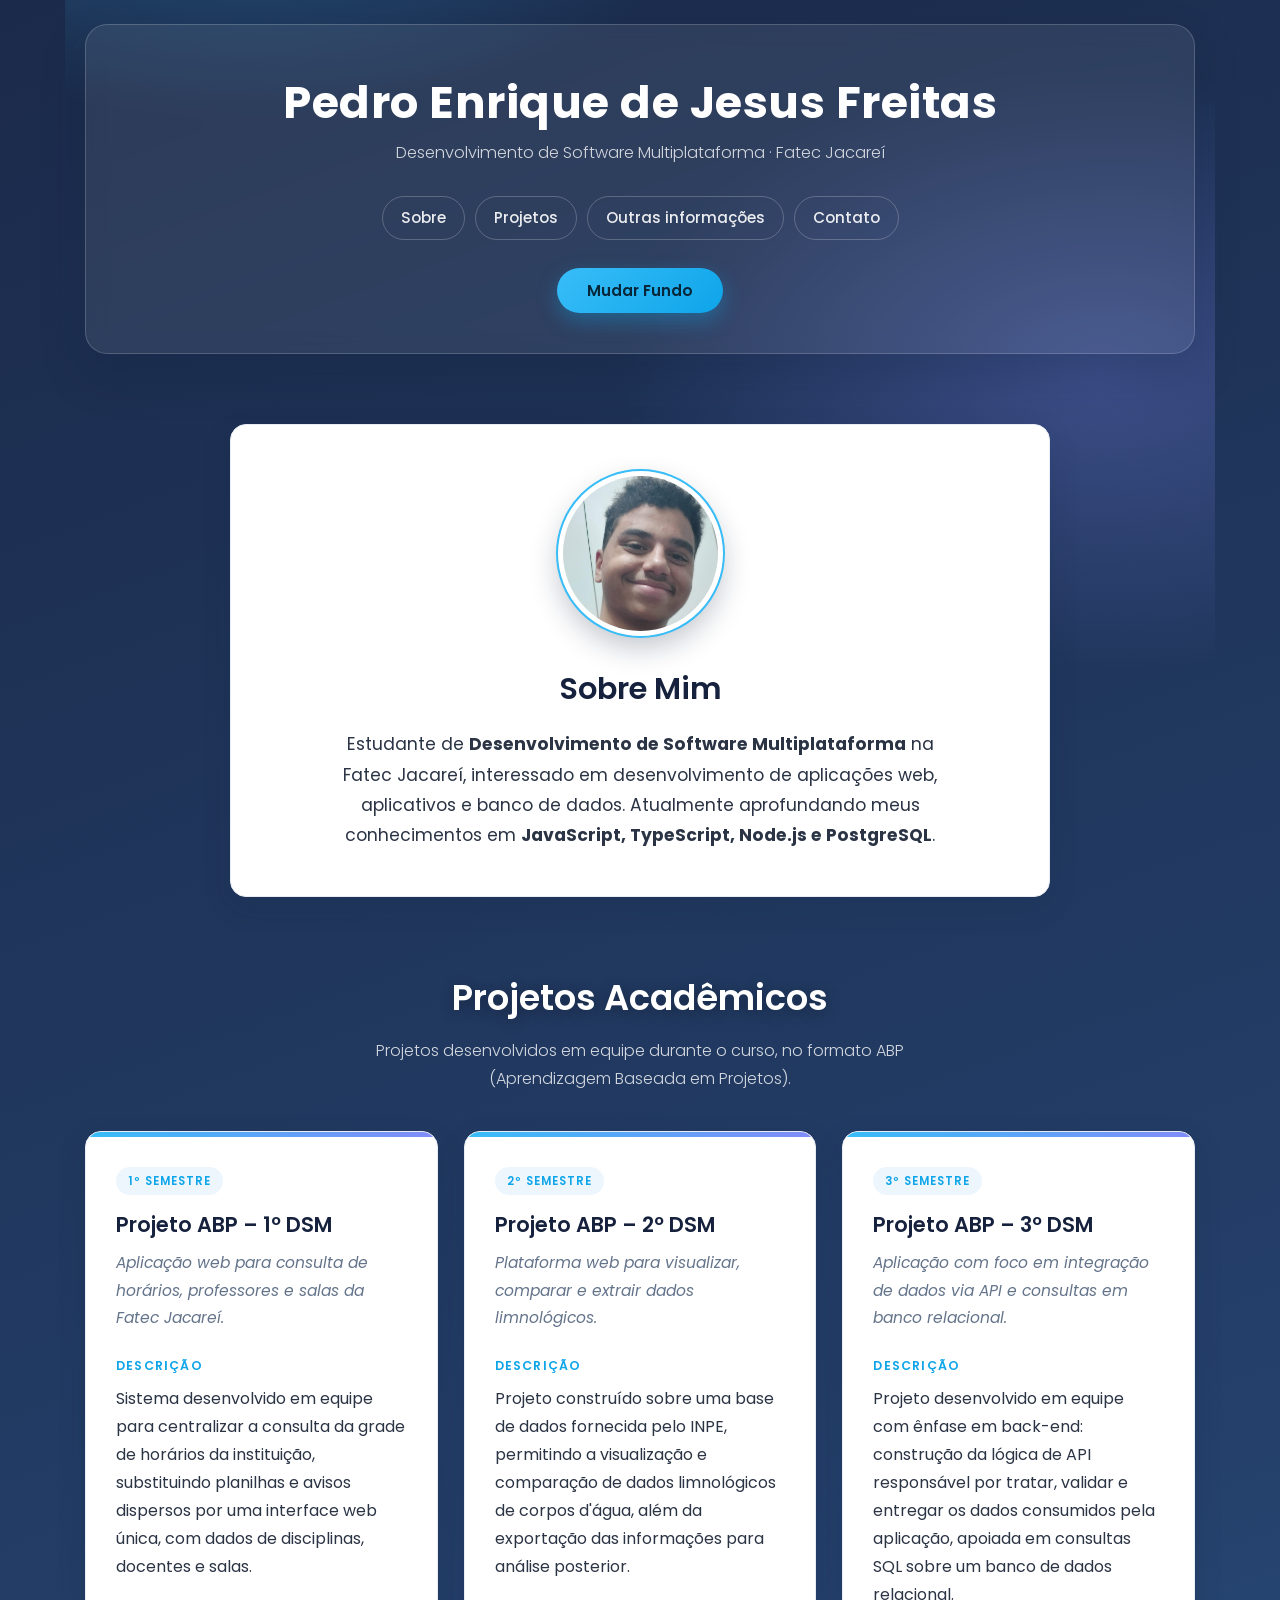
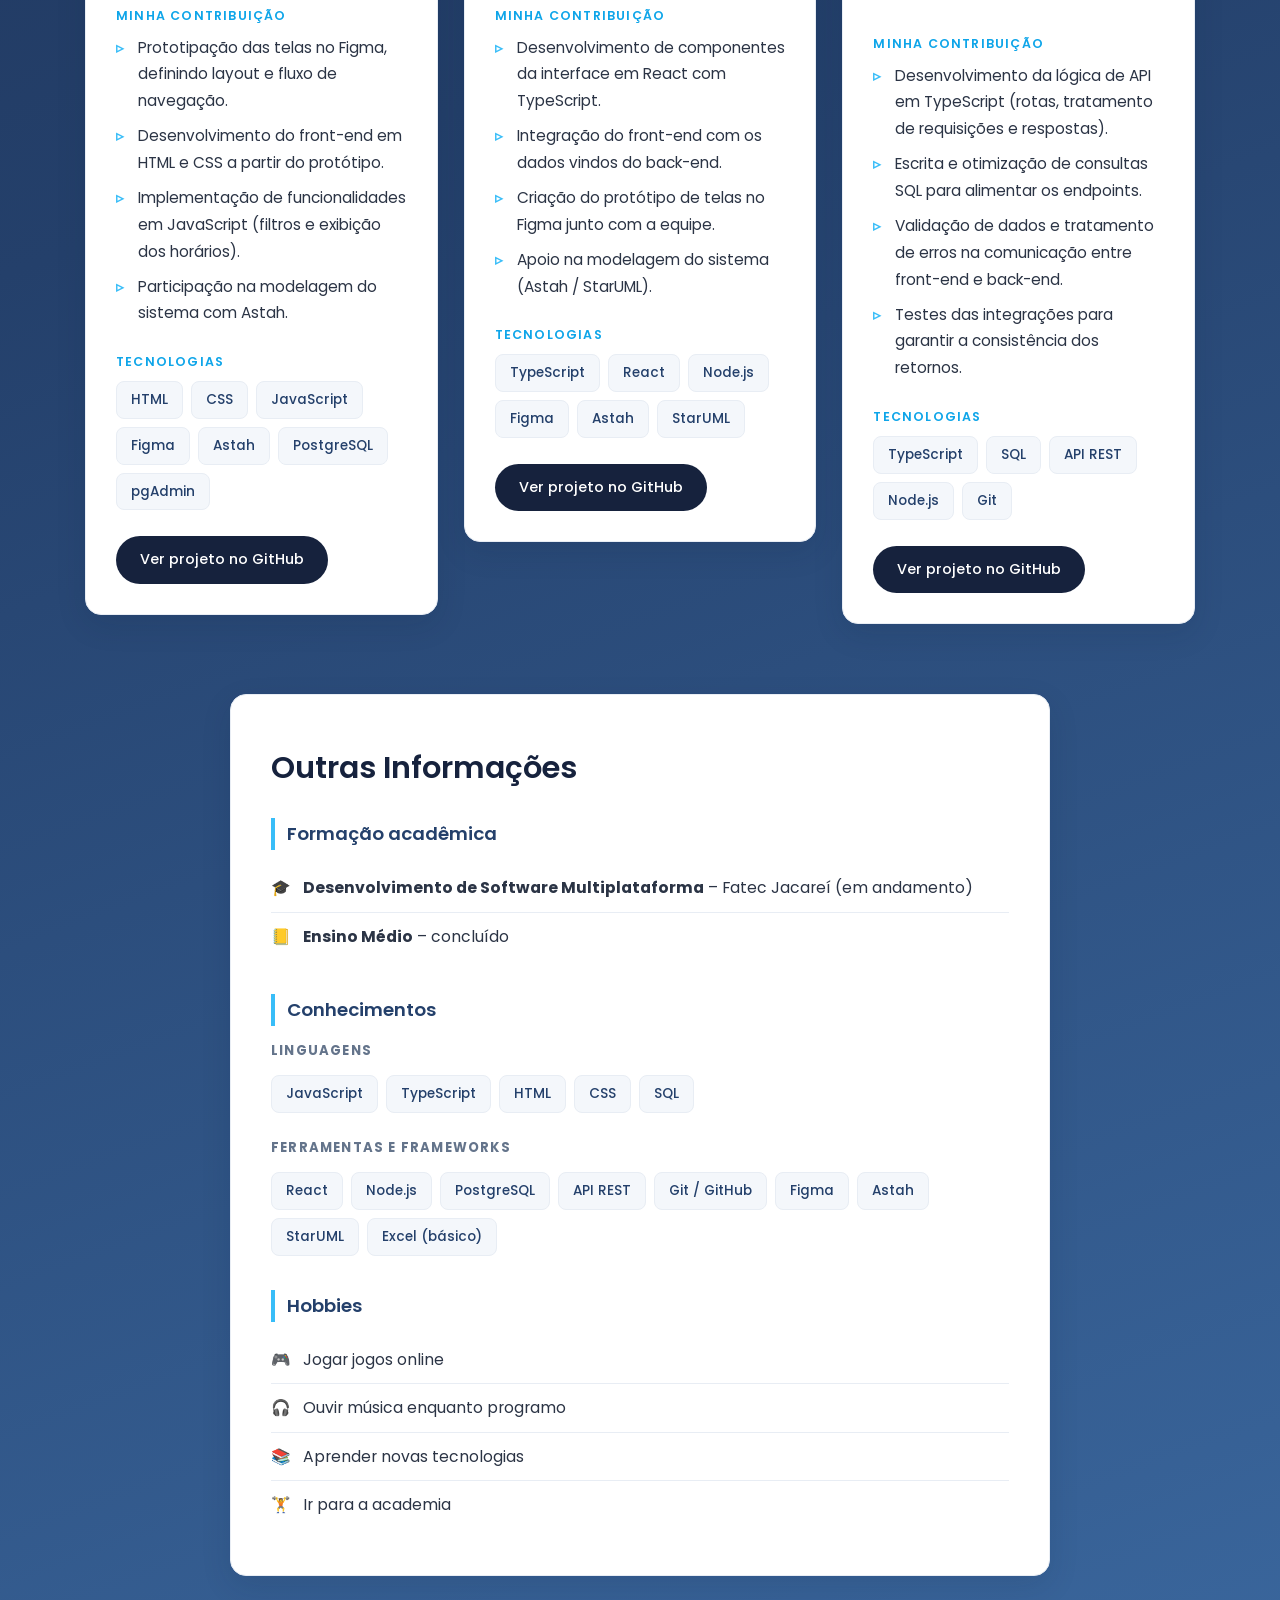
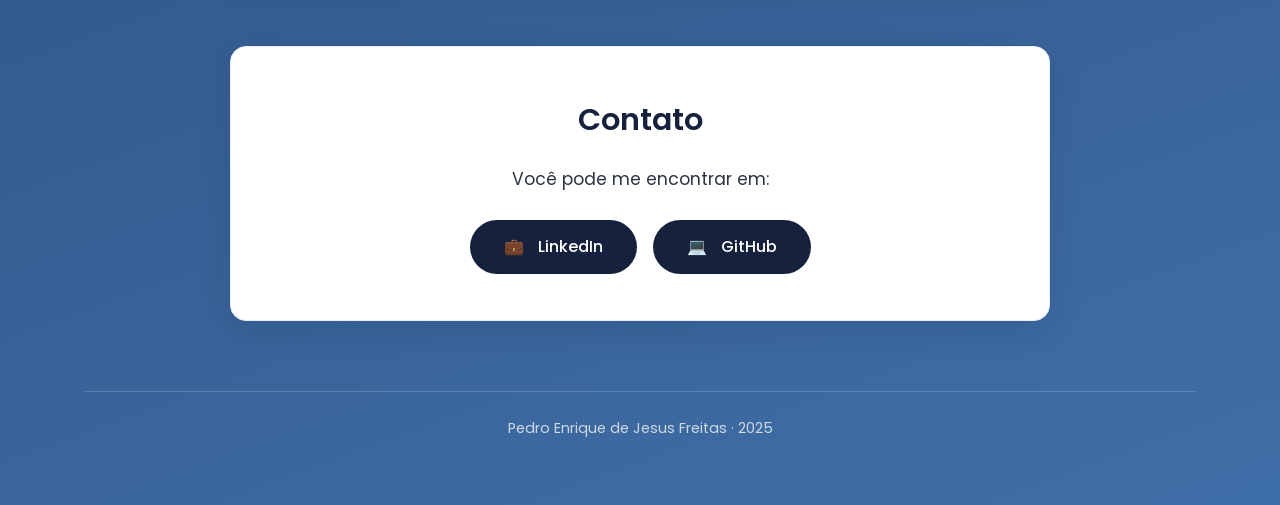
<file: docs/index.html>
<!DOCTYPE html>
<html lang="pt-BR">
<head>
  <meta charset="UTF-8">
  <meta name="viewport" content="width=device-width, initial-scale=1.0">
  <title>Portfólio | Pedro Enrique de Jesus Freitas</title>
  <link rel="preconnect" href="https://fonts.googleapis.com">
  <link rel="preconnect" href="https://fonts.gstatic.com" crossorigin>
  <link href="https://fonts.googleapis.com/css2?family=Poppins:wght@300;400;500;600;700&display=swap" rel="stylesheet">
  <link rel="stylesheet" href="style.css">
</head>
<body>

  <header>
    <div class="header-conteudo">
      <h1>Pedro Enrique de Jesus Freitas</h1>
      <p class="subtitulo">Desenvolvimento de Software Multiplataforma &middot; Fatec Jacareí</p>
      <nav>
        <ul>
          <li><a href="#sobre">Sobre</a></li>
          <li><a href="#academicos">Projetos</a></li>
          <li><a href="#outras">Outras informações</a></li>
          <li><a href="#contato">Contato</a></li>
        </ul>
      </nav>
      <button id="changeBgButton">Mudar Fundo</button>
    </div>
  </header>

  <main>

    <!-- ====================== SOBRE MIM ====================== -->
    <section id="sobre" class="card-secao">
      <img src="./foto.jpg" alt="Foto de Pedro Enrique" class="foto-perfil">
      <h2>Sobre Mim</h2>
      <p class="texto-sobre">
        Estudante de <b>Desenvolvimento de Software Multiplataforma</b> na Fatec Jacareí,
        interessado em desenvolvimento de aplicações web, aplicativos e banco de dados.
        Atualmente aprofundando meus conhecimentos em
        <b>JavaScript, TypeScript, Node.js e PostgreSQL</b>.
      </p>
    </section>

    <!-- ====================== PROJETOS ACADÊMICOS ====================== -->
    <section id="academicos" class="secao-projetos">
      <h2 class="titulo-claro">Projetos Acadêmicos</h2>
      <p class="subtitulo-secao">
        Projetos desenvolvidos em equipe durante o curso, no formato ABP
        (Aprendizagem Baseada em Projetos).
      </p>

      <div class="projetos-container">

        <!-- ---------- ABP 1 DSM ---------- -->
        <article class="projeto">
          <span class="tag-semestre">1º Semestre</span>
          <h3>Projeto ABP &ndash; 1º DSM</h3>
          <p class="resumo">
            Aplicação web para consulta de horários, professores e salas da Fatec Jacareí.
          </p>

          <h4>Descrição</h4>
          <p>
            Sistema desenvolvido em equipe para centralizar a consulta da grade de horários da
            instituição, substituindo planilhas e avisos dispersos por uma interface web única,
            com dados de disciplinas, docentes e salas.
          </p>

          <h4>Minha contribuição</h4>
          <ul class="contribuicoes">
            <li>Prototipação das telas no Figma, definindo layout e fluxo de navegação.</li>
            <li>Desenvolvimento do front-end em HTML e CSS a partir do protótipo.</li>
            <li>Implementação de funcionalidades em JavaScript (filtros e exibição dos horários).</li>
            <li>Participação na modelagem do sistema com Astah.</li>
          </ul>

          <h4>Tecnologias</h4>
          <div class="tech">
            <span class="badge">HTML</span>
            <span class="badge">CSS</span>
            <span class="badge">JavaScript</span>
            <span class="badge">Figma</span>
            <span class="badge">Astah</span>
            <span class="badge">PostgreSQL</span>
            <span class="badge">pgAdmin</span>
          </div>

          <a class="link-projeto" href="https://github.com/techcastlefatec/horarios-fatec" target="_blank" rel="noopener">Ver projeto no GitHub</a>
        </article>

        <!-- ---------- ABP 2 DSM ---------- -->
        <article class="projeto">
          <span class="tag-semestre">2º Semestre</span>
          <h3>Projeto ABP &ndash; 2º DSM</h3>
          <p class="resumo">
            Plataforma web para visualizar, comparar e extrair dados limnológicos.
          </p>

          <h4>Descrição</h4>
          <p>
            Projeto construído sobre uma base de dados fornecida pelo INPE, permitindo a
            visualização e comparação de dados limnológicos de corpos d'água, além da
            exportação das informações para análise posterior.
          </p>

          <h4>Minha contribuição</h4>
          <ul class="contribuicoes">
            <li>Desenvolvimento de componentes da interface em React com TypeScript.</li>
            <li>Integração do front-end com os dados vindos do back-end.</li>
            <li>Criação do protótipo de telas no Figma junto com a equipe.</li>
            <li>Apoio na modelagem do sistema (Astah / StarUML).</li>
          </ul>

          <h4>Tecnologias</h4>
          <div class="tech">
            <span class="badge">TypeScript</span>
            <span class="badge">React</span>
            <span class="badge">Node.js</span>
            <span class="badge">Figma</span>
            <span class="badge">Astah</span>
            <span class="badge">StarUML</span>
          </div>

          <a class="link-projeto" href="https://github.com/Helloworld-fatec/abp-dados-limnologicos" target="_blank" rel="noopener">Ver projeto no GitHub</a>
        </article>

        <!-- ---------- ABP 3 DSM ---------- -->
        <article class="projeto">
          <span class="tag-semestre">3º Semestre</span>
          <h3>Projeto ABP &ndash; 3º DSM</h3>
          <p class="resumo">
            Aplicação com foco em integração de dados via API e consultas em banco relacional.
          </p>

          <h4>Descrição</h4>
          <p>
            Projeto desenvolvido em equipe com ênfase em back-end: construção da lógica de API
            responsável por tratar, validar e entregar os dados consumidos pela aplicação,
            apoiada em consultas SQL sobre um banco de dados relacional.
          </p>

          <h4>Minha contribuição</h4>
          <ul class="contribuicoes">
            <li>Desenvolvimento da lógica de API em TypeScript (rotas, tratamento de requisições e respostas).</li>
            <li>Escrita e otimização de consultas SQL para alimentar os endpoints.</li>
            <li>Validação de dados e tratamento de erros na comunicação entre front-end e back-end.</li>
            <li>Testes das integrações para garantir a consistência dos retornos.</li>
          </ul>

          <h4>Tecnologias</h4>
          <div class="tech">
            <span class="badge">TypeScript</span>
            <span class="badge">SQL</span>
            <span class="badge">API REST</span>
            <span class="badge">Node.js</span>
            <span class="badge">Git</span>
          </div>

          <a class="link-projeto" href="https://github.com/Helloworld-fatec/valle-leads-system" target="_blank" rel="noopener">Ver projeto no GitHub</a>
        </article>

      </div>
    </section>

    <!-- ====================== OUTRAS INFORMAÇÕES ====================== -->
    <section id="outras" class="card-secao">
      <h2>Outras Informações</h2>

      <h3>Formação acadêmica</h3>
      <ul class="lista-info">
        <li><span class="ico">🎓</span> <b>Desenvolvimento de Software Multiplataforma</b> &ndash; Fatec Jacareí (em andamento)</li>
        <li><span class="ico">📒</span> <b>Ensino Médio</b> &ndash; concluído</li>
      </ul>

      <h3>Conhecimentos</h3>
      <div class="tech-group">
        <div>
          <h4>Linguagens</h4>
          <div class="tech">
            <span class="badge">JavaScript</span>
            <span class="badge">TypeScript</span>
            <span class="badge">HTML</span>
            <span class="badge">CSS</span>
            <span class="badge">SQL</span>
          </div>
        </div>
        <div>
          <h4>Ferramentas e frameworks</h4>
          <div class="tech">
            <span class="badge">React</span>
            <span class="badge">Node.js</span>
            <span class="badge">PostgreSQL</span>
            <span class="badge">API REST</span>
            <span class="badge">Git / GitHub</span>
            <span class="badge">Figma</span>
            <span class="badge">Astah</span>
            <span class="badge">StarUML</span>
            <span class="badge">Excel (básico)</span>
          </div>
        </div>
      </div>

      <h3>Hobbies</h3>
      <ul class="lista-info">
        <li><span class="ico">🎮</span> Jogar jogos online</li>
        <li><span class="ico">🎧</span> Ouvir música enquanto programo</li>
        <li><span class="ico">📚</span> Aprender novas tecnologias</li>
        <li><span class="ico">🏋️</span> Ir para a academia</li>
      </ul>
    </section>

    <!-- ====================== CONTATO ====================== -->
    <section id="contato" class="card-secao">
      <h2>Contato</h2>
      <p class="texto-sobre">Você pode me encontrar em:</p>
      <div class="contatos">
        <a class="btn-contato" href="https://linkedin.com/in/pedro-jesus" target="_blank" rel="noopener">
          <span class="ico">💼</span> LinkedIn
        </a>
        <a class="btn-contato" href="https://github.com/lJesusl-f" target="_blank" rel="noopener">
          <span class="ico">💻</span> GitHub
        </a>
      </div>
    </section>

  </main>

  <footer>
    <p>Pedro Enrique de Jesus Freitas &middot; 2025</p>
  </footer>

  <script src="js/script.js"></script>
</body>
</html>
</file>
<file: docs/style.css>
/* ============================================================
   PORTFÓLIO - Pedro Enrique de Jesus Freitas
   ============================================================ */

:root {
  --azul-escuro: #16223d;
  --azul-medio: #24406b;
  --destaque: #38bdf8;
  --destaque-escuro: #0ea5e9;
  --texto: #2b3445;
  --texto-suave: #64748b;
  --branco: #ffffff;
  --borda: #e8edf4;
  --raio: 16px;
  --sombra: 0 10px 30px rgba(15, 30, 60, 0.12);
  --sombra-forte: 0 20px 45px rgba(15, 30, 60, 0.22);
}

* {
  margin: 0;
  padding: 0;
  box-sizing: border-box;
}

html {
  scroll-behavior: smooth;
  /* Mesmo gradiente do body, para que telas mais largas que 1150px
     também mostrem a cor nas bordas, e não fiquem brancas ali */
  background: linear-gradient(160deg, #1b2a4a 0%, #24406b 45%, #3f6fa8 100%);
  transition: background 0.6s ease;
}

html.background-changed {
  background: linear-gradient(160deg, #4a1d24 0%, #8c2f2a 45%, #d97036 100%);
}

body {
  font-family: 'Poppins', 'Segoe UI', sans-serif;
  line-height: 1.75;
  color: var(--texto);
  padding: 24px 20px 40px;
  max-width: 1150px;
  margin: 0 auto;
  background:
    radial-gradient(900px 500px at 15% -5%, rgba(56, 189, 248, 0.35), transparent 60%),
    radial-gradient(800px 500px at 90% 10%, rgba(129, 140, 248, 0.30), transparent 60%);
  transition: background 0.6s ease;
}

/* Tema alternativo acionado pelo botão "Mudar Fundo" */
body.background-changed {
  background:
    radial-gradient(900px 500px at 15% -5%, rgba(251, 191, 36, 0.40), transparent 60%),
    radial-gradient(800px 500px at 90% 10%, rgba(244, 114, 182, 0.28), transparent 60%);
}

/* ====================== HEADER ====================== */
header {
  background: rgba(255, 255, 255, 0.08);
  border: 1px solid rgba(255, 255, 255, 0.18);
  backdrop-filter: blur(10px);
  -webkit-backdrop-filter: blur(10px);
  border-radius: 22px;
  padding: 50px 24px 40px;
  text-align: center;
  box-shadow: var(--sombra-forte);
  transition: box-shadow 0.6s ease, border-color 0.6s ease;
}

/* Realça visivelmente a troca de tema no cabeçalho, que é a área
   mais visível da página sem precisar rolar */
body.background-changed header {
  border-color: rgba(255, 255, 255, 0.3);
  box-shadow: 0 20px 45px rgba(140, 47, 42, 0.35);
}

body.background-changed .titulo-claro,
body.background-changed .subtitulo-secao {
  text-shadow: 0 3px 14px rgba(0, 0, 0, 0.4);
}

header h1 {
  font-size: clamp(1.8rem, 4vw, 2.8rem);
  font-weight: 700;
  color: var(--branco);
  letter-spacing: 0.5px;
  line-height: 1.25;
}

.subtitulo {
  color: rgba(255, 255, 255, 0.78);
  font-size: 1.02rem;
  font-weight: 300;
  margin-top: 8px;
}

nav ul {
  list-style: none;
  display: flex;
  justify-content: center;
  flex-wrap: wrap;
  gap: 10px;
  margin-top: 28px;
}

nav a {
  display: inline-block;
  color: rgba(255, 255, 255, 0.9);
  text-decoration: none;
  font-size: 0.95rem;
  font-weight: 500;
  padding: 8px 18px;
  border-radius: 999px;
  border: 1px solid rgba(255, 255, 255, 0.22);
  transition: background-color 0.25s ease, color 0.25s ease, transform 0.25s ease;
}

nav a:hover {
  background-color: var(--branco);
  color: var(--azul-escuro);
  transform: translateY(-2px);
}

#changeBgButton {
  margin-top: 28px;
  padding: 11px 30px;
  background: linear-gradient(135deg, var(--destaque), var(--destaque-escuro));
  color: #06263a;
  font-family: inherit;
  font-size: 0.95rem;
  font-weight: 600;
  border: none;
  border-radius: 999px;
  cursor: pointer;
  box-shadow: 0 8px 20px rgba(14, 165, 233, 0.35);
  transition: transform 0.25s ease, box-shadow 0.25s ease, filter 0.25s ease;
}

#changeBgButton:hover {
  transform: translateY(-3px);
  filter: brightness(1.08);
  box-shadow: 0 12px 28px rgba(14, 165, 233, 0.45);
}

#changeBgButton:active {
  transform: translateY(0) scale(0.98);
}

/* ====================== SEÇÕES ====================== */
section {
  margin: 70px 0;
  scroll-margin-top: 24px;
}

h2 {
  font-size: 1.9rem;
  font-weight: 600;
  color: var(--azul-escuro);
  margin-bottom: 18px;
}

/* Cartão branco usado em Sobre / Outras informações / Contato */
.card-secao {
  background: var(--branco);
  padding: 46px 40px;
  border-radius: var(--raio);
  box-shadow: var(--sombra);
  max-width: 820px;
  margin-left: auto;
  margin-right: auto;
  border: 1px solid var(--borda);
}

.card-secao h3 {
  font-size: 1.15rem;
  font-weight: 600;
  color: var(--azul-medio);
  margin-top: 34px;
  margin-bottom: 14px;
  padding-left: 12px;
  border-left: 4px solid var(--destaque);
}

.card-secao h3:first-of-type {
  margin-top: 24px;
}

.card-secao h4 {
  font-size: 0.82rem;
  text-transform: uppercase;
  letter-spacing: 1.2px;
  color: var(--texto-suave);
  margin-bottom: 12px;
}

/* ---------- Sobre ---------- */
#sobre {
  text-align: center;
}

#sobre h2 {
  margin-bottom: 14px;
}

.foto-perfil {
  width: 165px;
  height: 165px;
  border-radius: 50%;
  object-fit: cover;
  display: block;
  margin: 0 auto 26px auto;
  border: 5px solid var(--branco);
  outline: 2px solid var(--destaque);
  box-shadow: 0 12px 28px rgba(15, 30, 60, 0.25);
}

.texto-sobre {
  font-size: 1.08rem;
  color: var(--texto);
  max-width: 640px;
  margin: 0 auto;
}

/* ---------- Títulos sobre o fundo colorido ---------- */
.titulo-claro {
  color: var(--branco);
  text-align: center;
  font-size: clamp(1.6rem, 3.4vw, 2.2rem);
  margin-bottom: 8px;
  text-shadow: 0 3px 14px rgba(0, 0, 0, 0.3);
}

.subtitulo-secao {
  text-align: center;
  color: rgba(255, 255, 255, 0.8);
  font-weight: 300;
  max-width: 560px;
  margin: 0 auto 38px auto;
}

/* ====================== CARDS DE PROJETO ====================== */
.projetos-container {
  display: grid;
  grid-template-columns: repeat(auto-fit, minmax(330px, 1fr));
  gap: 26px;
  align-items: start;
}

.projeto {
  position: relative;
  background: var(--branco);
  padding: 34px 30px 30px;
  border-radius: var(--raio);
  box-shadow: var(--sombra);
  border: 1px solid var(--borda);
  overflow: hidden;
  transition: transform 0.3s ease, box-shadow 0.3s ease;
}

.projeto::before {
  content: "";
  position: absolute;
  top: 0;
  left: 0;
  width: 100%;
  height: 5px;
  background: linear-gradient(90deg, var(--destaque), #818cf8);
}

.projeto:hover {
  transform: translateY(-8px);
  box-shadow: var(--sombra-forte);
}

.tag-semestre {
  display: inline-block;
  background: #eef6fd;
  color: var(--destaque-escuro);
  font-size: 0.72rem;
  font-weight: 600;
  text-transform: uppercase;
  letter-spacing: 1px;
  padding: 4px 12px;
  border-radius: 999px;
  margin-bottom: 12px;
}

.projeto h3 {
  font-size: 1.3rem;
  font-weight: 600;
  color: var(--azul-escuro);
  margin-bottom: 6px;
}

.projeto h4 {
  font-size: 0.78rem;
  font-weight: 600;
  text-transform: uppercase;
  letter-spacing: 1.2px;
  color: var(--destaque-escuro);
  margin-top: 24px;
  margin-bottom: 8px;
}

.projeto .resumo {
  color: var(--texto-suave);
  font-style: italic;
  font-size: 0.97rem;
}

.contribuicoes {
  list-style: none;
}

.contribuicoes li {
  position: relative;
  padding-left: 22px;
  margin-bottom: 8px;
  font-size: 0.96rem;
}

.contribuicoes li::before {
  content: "▹";
  position: absolute;
  left: 0;
  color: var(--destaque);
  font-weight: 700;
}

.link-projeto {
  display: inline-block;
  margin-top: 26px;
  padding: 11px 24px;
  background: var(--azul-escuro);
  color: var(--branco);
  text-decoration: none;
  border-radius: 999px;
  font-size: 0.9rem;
  font-weight: 500;
  transition: background-color 0.3s ease, transform 0.3s ease;
}

.link-projeto:hover {
  background: var(--destaque-escuro);
  transform: translateY(-3px);
}

/* ====================== BADGES DE TECNOLOGIA ====================== */
.tech-group {
  display: flex;
  flex-direction: column;
  gap: 24px;
}

.tech {
  display: flex;
  gap: 8px;
  flex-wrap: wrap;
}

.badge {
  background: #f4f7fb;
  color: var(--azul-medio);
  border: 1px solid var(--borda);
  border-radius: 8px;
  padding: 6px 14px;
  font-size: 0.85rem;
  font-weight: 500;
  transition: background-color 0.25s ease, color 0.25s ease, transform 0.25s ease;
}

.badge:hover {
  background: var(--azul-escuro);
  color: var(--branco);
  border-color: var(--azul-escuro);
  transform: translateY(-3px);
}

/* ====================== LISTAS DE INFORMAÇÃO ====================== */
.lista-info {
  list-style: none;
}

.lista-info li {
  padding: 10px 0;
  border-bottom: 1px solid var(--borda);
  font-size: 0.98rem;
}

.lista-info li:last-child {
  border-bottom: none;
}

.ico {
  margin-right: 8px;
}

/* ====================== CONTATO ====================== */
#contato {
  text-align: center;
}

.contatos {
  display: flex;
  justify-content: center;
  flex-wrap: wrap;
  gap: 16px;
  margin-top: 26px;
}

.btn-contato {
  display: inline-flex;
  align-items: center;
  gap: 6px;
  padding: 13px 34px;
  background: var(--azul-escuro);
  color: var(--branco);
  text-decoration: none;
  border-radius: 999px;
  font-weight: 500;
  transition: background-color 0.3s ease, transform 0.3s ease, box-shadow 0.3s ease;
}

.btn-contato:hover {
  background: var(--destaque-escuro);
  transform: translateY(-3px);
  box-shadow: 0 10px 24px rgba(14, 165, 233, 0.35);
}

/* ====================== FOOTER ====================== */
footer {
  text-align: center;
  padding: 24px;
  color: rgba(255, 255, 255, 0.75);
  font-size: 0.9rem;
  border-top: 1px solid rgba(255, 255, 255, 0.18);
  margin-top: 60px;
}

a {
  color: var(--destaque-escuro);
}

/* ====================== RESPONSIVO ====================== */
@media (max-width: 640px) {
  body {
    padding: 16px 14px 30px;
  }

  header {
    padding: 36px 18px 30px;
  }

  nav ul {
    gap: 8px;
  }

  nav a {
    padding: 7px 14px;
    font-size: 0.88rem;
  }

  .card-secao {
    padding: 34px 22px;
  }

  .projetos-container {
    grid-template-columns: 1fr;
  }

  section {
    margin: 50px 0;
  }
}
</file>
